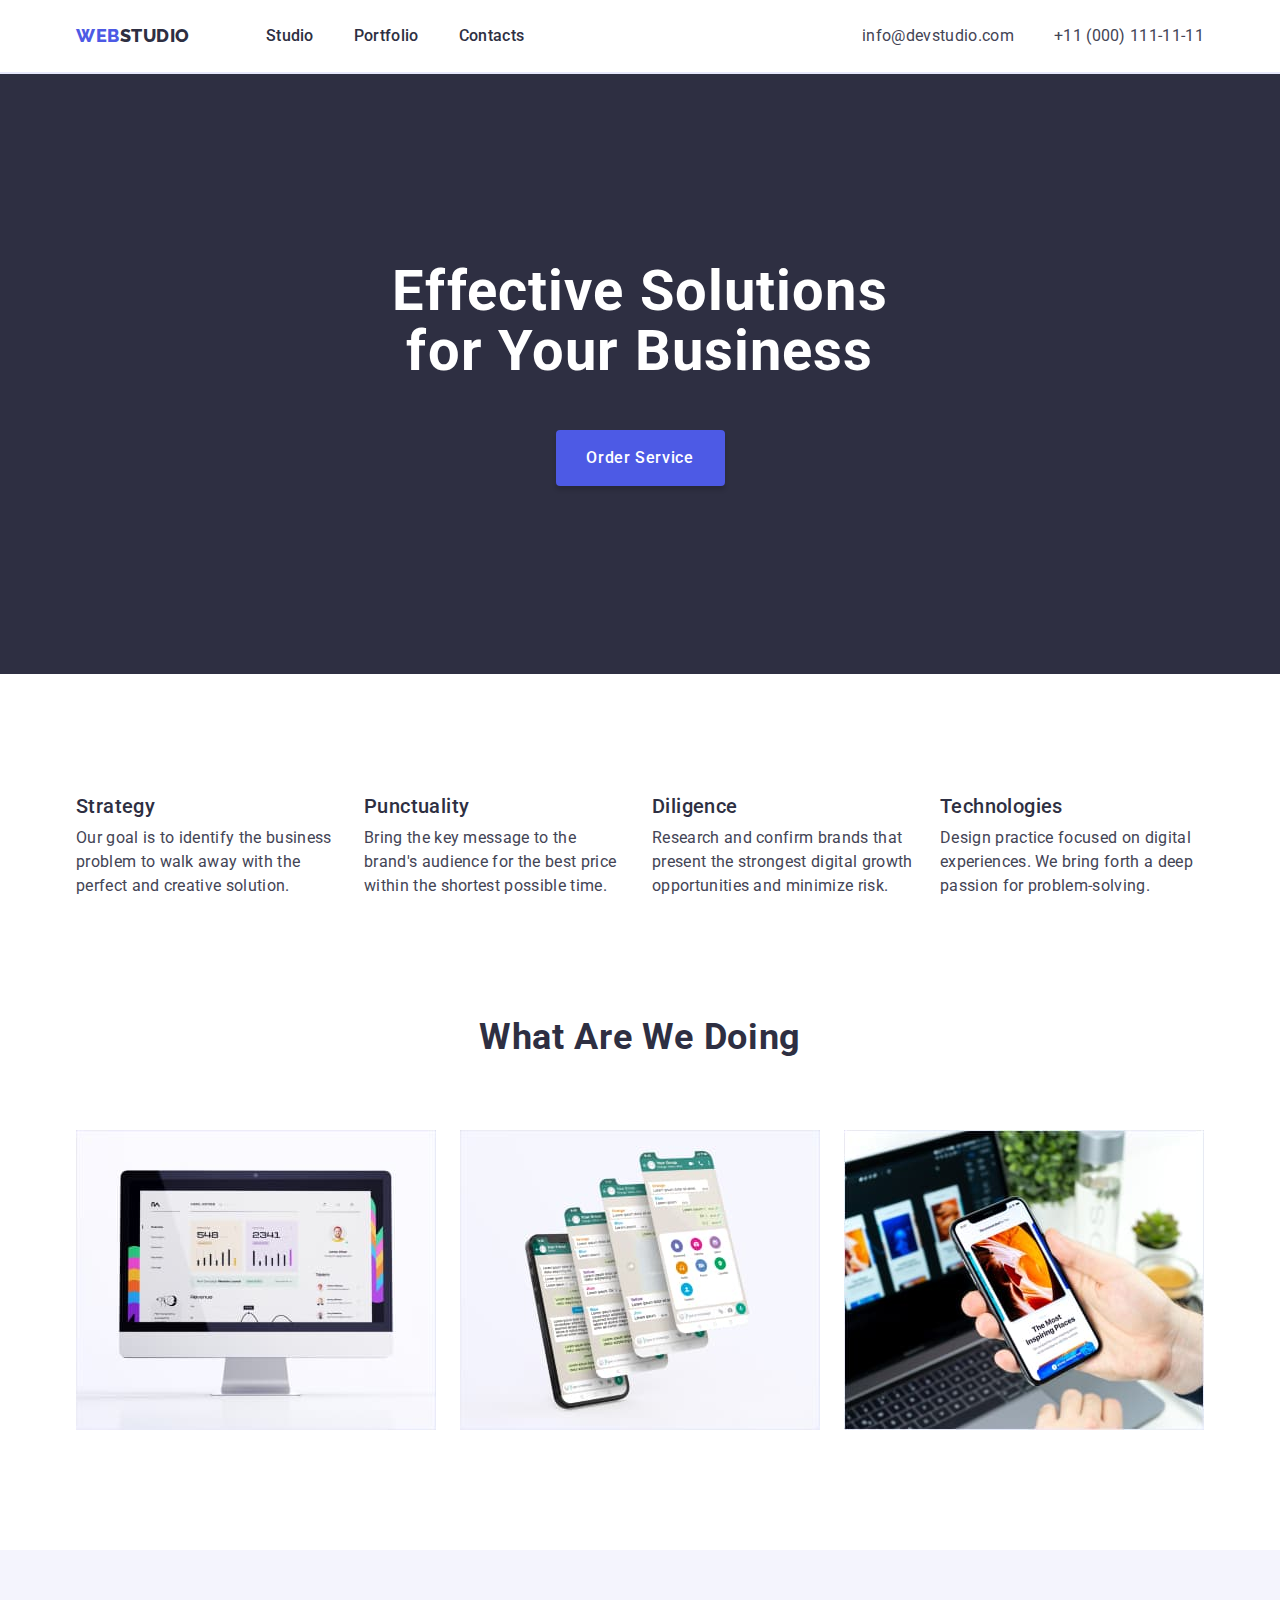
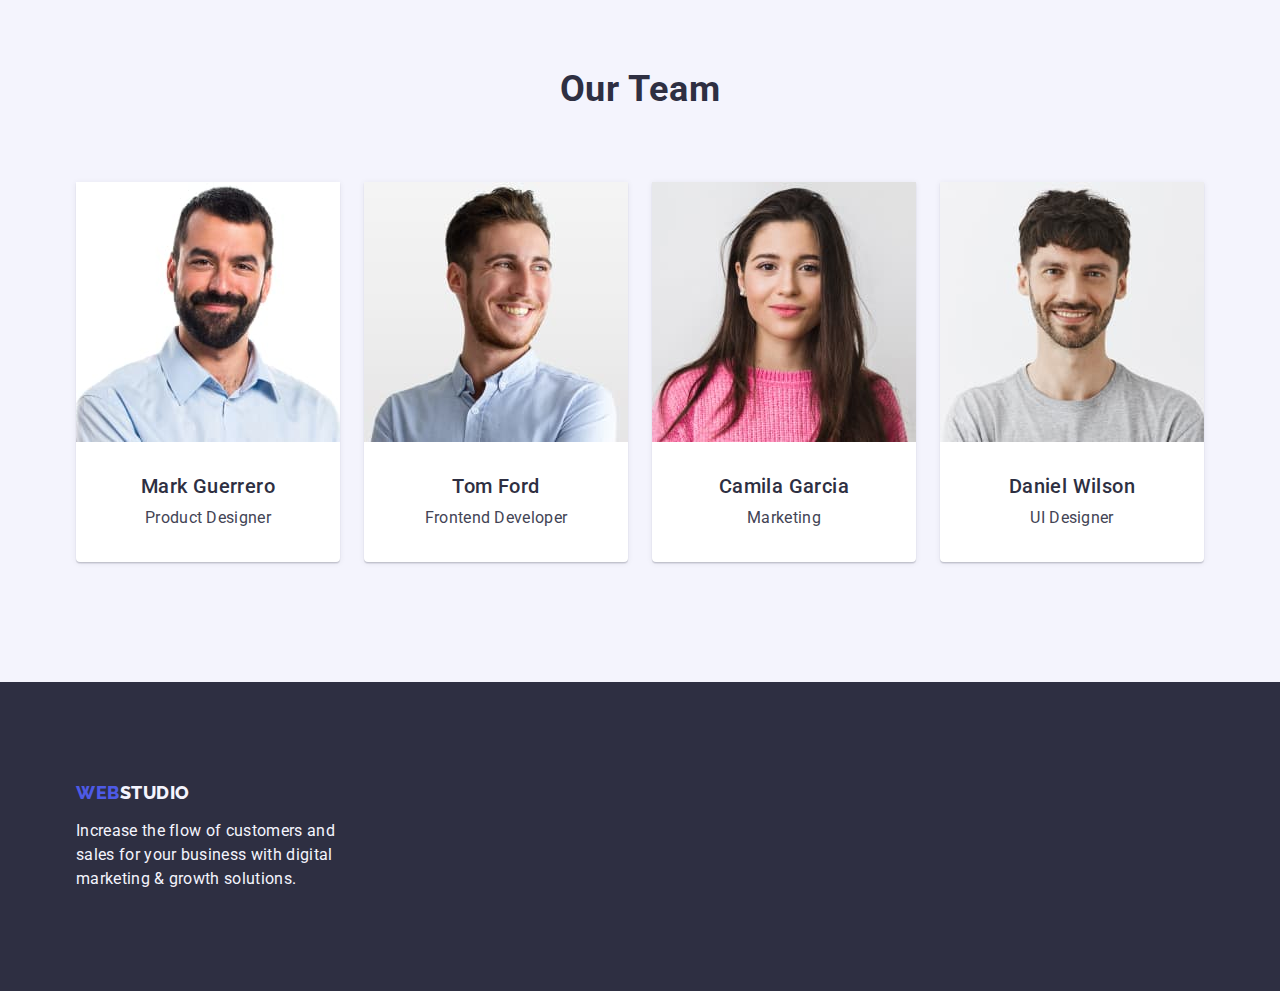
<file: index.html>
<!DOCTYPE html>
<html lang="en">
  <head>
    <meta charset="UTF-8" />
    <meta http-equiv="X-UA-Compatible" content="IE=edge" />
    <meta name="viewport" content="width=device-width, initial-scale=1.0" />
    <title>WebStudio</title>

    <link rel="preconnect" href="https://fonts.googleapis.com" />
    <link rel="preconnect" href="https://fonts.gstatic.com" crossorigin />
    <link
      href="https://fonts.googleapis.com/css2?family=Raleway:wght@800&family=Roboto:wght@400;500;700;900&display=swap"
      rel="stylesheet"
    />

    <link
      rel="stylesheet"
      href="https://cdnjs.cloudflare.com/ajax/libs/modern-normalize/1.1.0/modern-normalize.css"
      integrity="sha512-Y0MM+V6ymRKN2zStTqzQ227DWhhp4Mzdo6gnlRnuaNCbc+YN/ZH0sBCLTM4M0oSy9c9VKiCvd4Jk44aCLrNS5Q=="
      crossorigin="anonymous"
      referrerpolicy="no-referrer"
    />

    <link rel="stylesheet" href="./css/styles.css" />
  </head>
  <body>
    <header class="header">
      <div class="container header-container">
        <nav class="header-nav">
          <a class="logo link" href="./index.html">
            Web<span class="logo-span">Studio</span></a
          >
          <ul class="header-nav-list list">
            <li class="header-nav-items">
              <a class="header-nav-link link" href="./index.html">Studio</a>
            </li>
            <li class="header-nav-items">
              <a class="header-nav-link link" href="./portfolio.html"
                >Portfolio</a
              >
            </li>
            <li class="header-nav-items">
              <a class="header-nav-link link" href="">Contacts</a>
            </li>
          </ul>
        </nav>
        <address class="header-contact">
          <ul class="header-contact-list list">
            <li class="header-contact-item">
              <a
                class="header-contact-link link"
                href="mailto:info@devstudio.com"
                >info@devstudio.com</a
              >
            </li>
            <li class="header-contact-item">
              <a class="header-contact-link link" href="tel:+110001111111"
                >+11 (000) 111-11-11</a
              >
            </li>
          </ul>
        </address>
      </div>
    </header>
    <main>
      <!-- Hero image -->

      <section class="hero">
        <div class="container hero-container">
          <h1 class="hero-title">Effective Solutions for Your Business</h1>
          <button class="hero-button button" type="button">
            Order Service
          </button>
        </div>
      </section>

      <!-- 1-t section -->

      <section class="technology section">
        <div class="container">
          <h2 class="visually-hidden">approach</h2>
          <ul class="technology-list list">
            <li class="technology-list-items">
              <h3 class="technology-items-name">Strategy</h3>
              <p class="technology-items-content">
                Our goal is to identify the business problem to walk away with
                the perfect and creative solution.
              </p>
            </li>
            <li class="technology-list-items list">
              <h3 class="technology-items-name">Punctuality</h3>
              <p class="technology-items-content">
                Bring the key message to the brand's audience for the best price
                within the shortest possible time.
              </p>
            </li>
            <li class="technology-list-items list">
              <h3 class="technology-items-name">Diligence</h3>
              <p class="technology-items-content">
                Research and confirm brands that present the strongest digital
                growth opportunities and minimize risk.
              </p>
            </li>
            <li class="technology-list-items list">
              <h3 class="technology-items-name">Technologies</h3>
              <p class="technology-items-content">
                Design practice focused on digital experiences. We bring forth a
                deep passion for problem-solving.
              </p>
            </li>
          </ul>
        </div>
      </section>

      <!-- 2-d Section -->

      <section class="product section">
        <div class="container">
          <h2 class="product-title">What are we doing</h2>
          <ul class="product-list list">
            <li class="product-list-items">
              <img
                class="product-images"
                src="./images/monitor.jpg"
                alt="monitor"
                width="360"
                height="300"
              />
            </li>
            <li class="product-list-items">
              <img
                class="product-images"
                src="./images/menu.jpg"
                alt="menu in phone"
                width="360"
                height="300"
              />
            </li>
            <li class="product-list-items">
              <img
                class="product-images"
                src="./images/phone.jpg"
                alt="phone"
                width="360"
                height="300"
              />
            </li>
          </ul>
        </div>
      </section>

      <!-- 3-d Section -->

      <section class="team section">
        <div class="container">
          <h2 class="team-title">Our Team</h2>
          <ul class="team-list list">
            <li class="team-list-items">
              <img
                class="team-item-photo"
                src="./images/mark-guerrero.jpg"
                alt="Mark Guerrero"
              />
              <h3 class="team-person-name">Mark Guerrero</h3>
              <p class="team-person-job">Product Designer</p>
            </li>
            <li class="team-list-items">
              <img
                class="team-item-photo"
                src="./images/tom-ford.jpg"
                alt="Tom Ford"
              />
              <h3 class="team-person-name">Tom Ford</h3>
              <p class="team-person-job">Frontend Developer</p>
            </li>
            <li class="team-list-items">
              <img
                class="team-item-photo"
                src="./images/camila-garcia.jpg"
                alt="Camila Garcia"
              />
              <h3 class="team-person-name">Camila Garcia</h3>
              <p class="team-person-job">Marketing</p>
            </li>
            <li class="team-list-items">
              <img
                class="team-item-photo"
                src="./images/daniel-wilson.jpg"
                alt="Daniel Wilson"
                width="264"
              />
              <h3 class="team-person-name">Daniel Wilson</h3>
              <p class="team-person-job">UI Designer</p>
            </li>
          </ul>
        </div>
      </section>
    </main>

    <!-- Footer -->

    <footer class="footer">
      <div class="container">
        <a class="logo-footer link" href="./index.html"
          >Web<span class="footer-span">Studio</span></a
        >
        <p class="footer-content">
          Increase the flow of customers and sales for your business with
          digital marketing & growth solutions.
        </p>
      </div>
    </footer>
  </body>
</html>
</file>
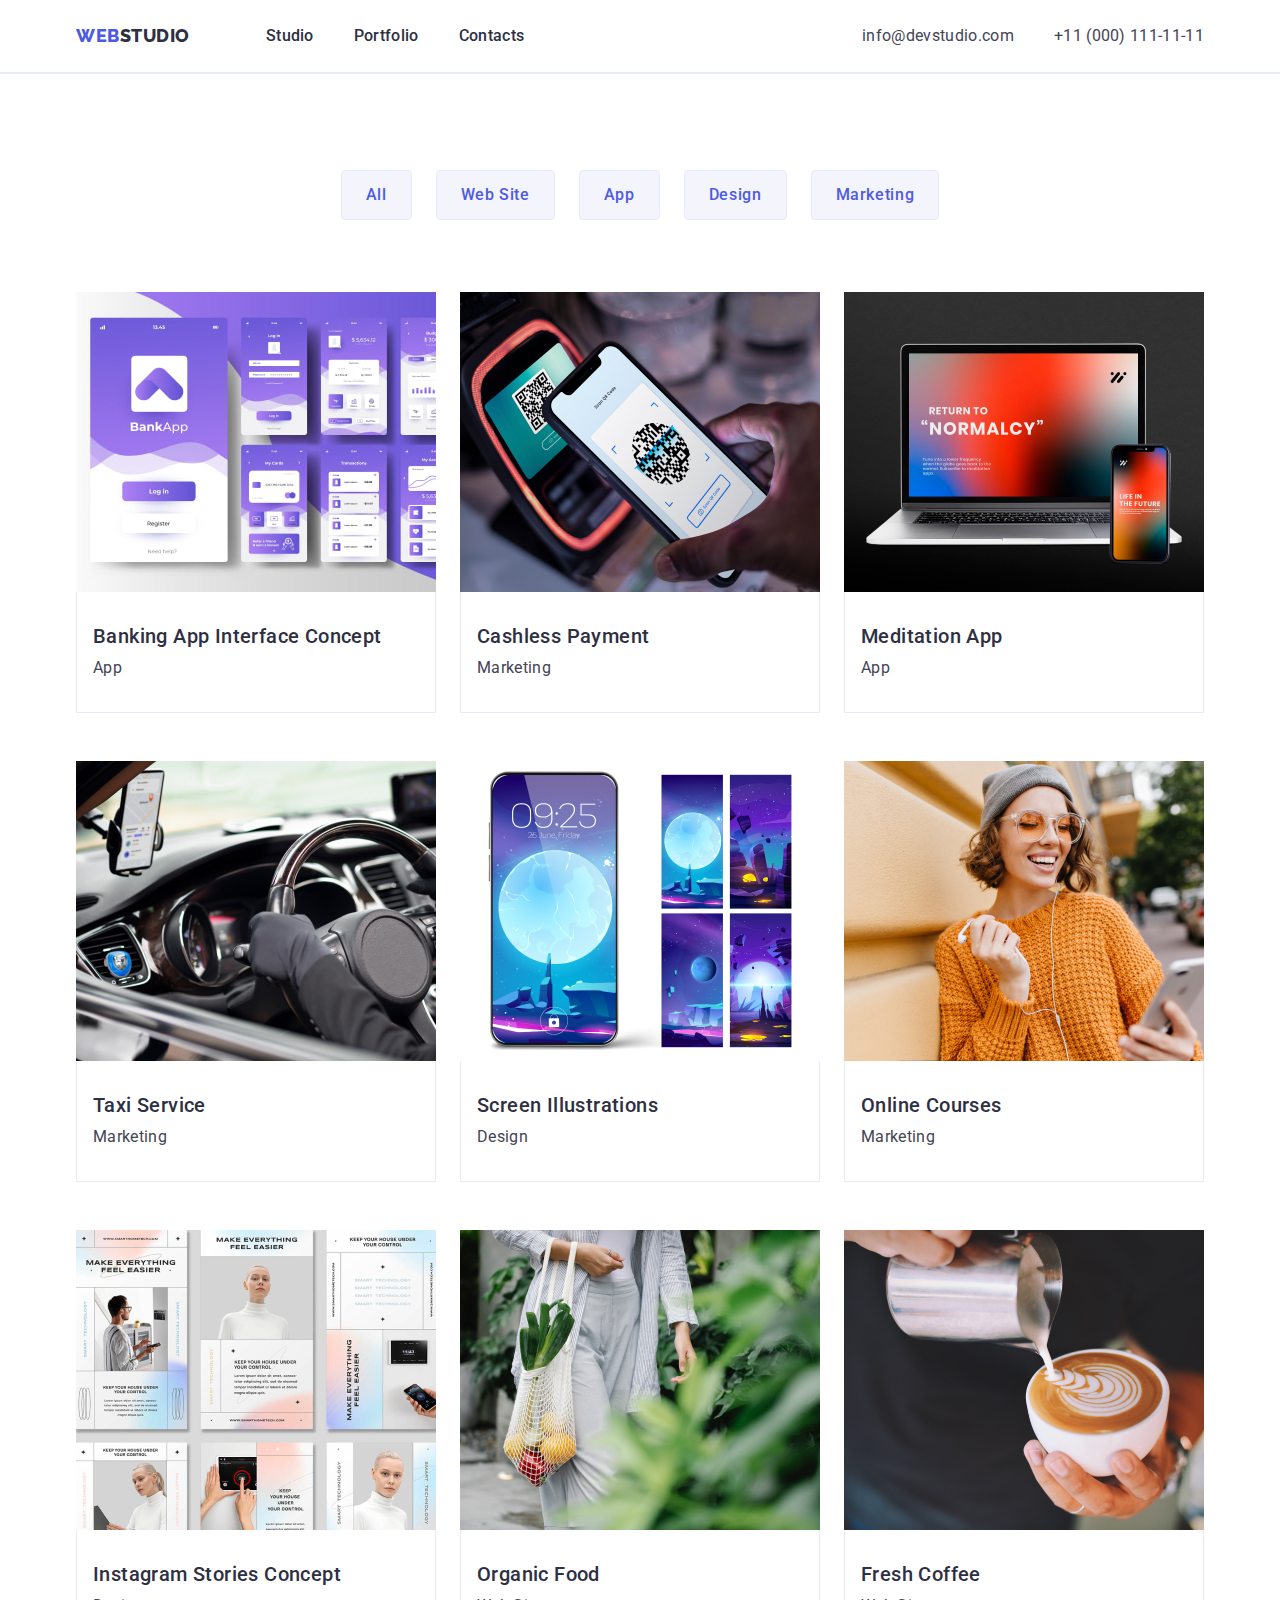
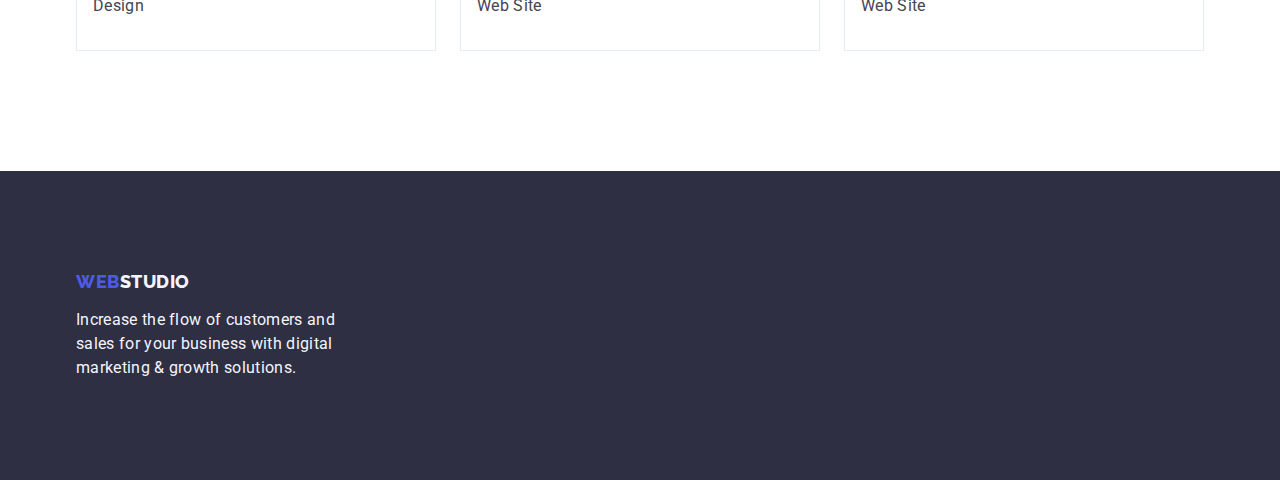
<file: portfolio.html>
<!DOCTYPE html>
<html lang="en">
  <head>
    <meta charset="UTF-8" />
    <meta http-equiv="X-UA-Compatible" content="IE=edge" />
    <meta name="viewport" content="width=device-width, initial-scale=1.0" />
    <title>WebStudio</title>

    <link rel="preconnect" href="https://fonts.googleapis.com" />
    <link rel="preconnect" href="https://fonts.gstatic.com" crossorigin />
    <link
      href="https://fonts.googleapis.com/css2?family=Raleway:wght@800&family=Roboto:wght@400;500;700;900&display=swap"
      rel="stylesheet"
    />

    <link
      rel="stylesheet"
      href="https://cdnjs.cloudflare.com/ajax/libs/modern-normalize/1.1.0/modern-normalize.css"
      integrity="sha512-Y0MM+V6ymRKN2zStTqzQ227DWhhp4Mzdo6gnlRnuaNCbc+YN/ZH0sBCLTM4M0oSy9c9VKiCvd4Jk44aCLrNS5Q=="
      crossorigin="anonymous"
      referrerpolicy="no-referrer"
    />

    <link rel="stylesheet" href="./css/styles.css" />
  </head>
  <body class="body">
    <header class="header">
      <div class="container header-container">
        <nav class="header-nav">
          <a class="logo link" href="./index.html">
            Web<span class="logo-span">Studio</span></a
          >
          <ul class="header-nav-list list">
            <li class="header-nav-items">
              <a class="header-nav-link link" href="./index.html">Studio</a>
            </li>
            <li class="header-nav-items">
              <a class="header-nav-link link" href="./portfolio.html"
                >Portfolio</a
              >
            </li>
            <li class="header-nav-items">
              <a class="header-nav-link link" href="">Contacts</a>
            </li>
          </ul>
        </nav>
        <address class="header-contact">
          <ul class="header-contact-list list">
            <li class="header-contact-item">
              <a
                class="header-contact-link link"
                href="mailto:info@devstudio.com"
                >info@devstudio.com</a
              >
            </li>
            <li class="header-contact-item">
              <a class="header-contact-link link" href="tel:+110001111111"
                >+11 (000) 111-11-11</a
              >
            </li>
          </ul>
        </address>
      </div>
    </header>

    <!-- Filter or menu-->

    <main>
      <section class="portfolio">
        <div class="container">
          <h1 class="visually-hidden">Portfolio</h1>
          <ul class="buttons-list list">
            <li>
              <button class="buttons-list-name button" type="button">
                All
              </button>
            </li>
            <li>
              <button class="buttons-list-name button" type="button">
                Web Site
              </button>
            </li>
            <li>
              <button class="buttons-list-name button" type="button">
                App
              </button>
            </li>
            <li>
              <button class="buttons-list-name button" type="button">
                Design
              </button>
            </li>
            <li>
              <button class="buttons-list-name button" type="button">
                Marketing
              </button>
            </li>
          </ul>

          <!-- Images Menu-->

          <ul class="works-list list">
            <li class="works-items">
              <a href="" class="link">
                <img
                  class="works-images"
                  src="./images/banking-app.jpg"
                  alt="Banking App Interface Concept"
                />
                <div class="works-content-text">
                  <h2 class="works-image-name">
                    Banking App Interface Concept
                  </h2>
                  <p class="works-image-content">App</p>
                </div>
              </a>
            </li>
            <li class="works-items">
              <a href="" class="link">
                <img
                  class="works-images"
                  src="./images/scan-qrc.jpg"
                  alt="Cashless Payment"
                />
                <div class="works-content-text">
                  <h2 class="works-image-name">Cashless Payment</h2>
                  <p class="works-image-content">Marketing</p>
                </div>
              </a>
            </li>
            <li class="works-items">
              <a href="" class="link">
                <img
                  class="works-images"
                  src="./images/medit-app.jpg"
                  alt="Meditation App"
                />
                <div class="works-content-text">
                  <h2 class="works-image-name">Meditation App</h2>
                  <p class="works-image-content">App</p>
                </div>
              </a>
            </li>
            <li class="works-items">
              <a href="" class="link">
                <img
                  class="works-images"
                  src="./images/taxi-service.jpg"
                  alt="Taxi Service"
                />
                <div class="works-content-text">
                  <h2 class="works-image-name">Taxi Service</h2>
                  <p class="works-image-content">Marketing</p>
                </div>
              </a>
            </li>
            <li class="works-items">
              <a href="" class="link">
                <img
                  class="works-images"
                  src="./images/scr-illust.jpg"
                  alt="Screen Illustrations"
                />
                <div class="works-content-text">
                  <h2 class="works-image-name">Screen Illustrations</h2>
                  <p class="works-image-content">Design</p>
                </div>
              </a>
            </li>
            <li class="works-items">
              <a href="" class="link">
                <img
                  class="works-images"
                  src="./images/online-cour.jpg"
                  alt="Online Courses"
                />
                <div class="works-content-text">
                  <h2 class="works-image-name">Online Courses</h2>
                  <p class="works-image-content">Marketing</p>
                </div>
              </a>
            </li>
            <li class="works-items">
              <a href="" class="link">
                <img
                  class="works-images"
                  src="./images/instagram.jpg"
                  alt="Instagram Stories Concept"
                />
                <div class="works-content-text">
                  <h2 class="works-image-name">Instagram Stories Concept</h2>
                  <p class="works-image-content">Design</p>
                </div>
              </a>
            </li>
            <li class="works-items">
              <a href="" class="link">
                <img
                  class="works-images"
                  src="./images/food.jpg"
                  alt="Organic Food"
                />
                <div class="works-content-text">
                  <h2 class="works-image-name">Organic Food</h2>
                  <p class="works-image-content">Web Site</p>
                </div>
              </a>
            </li>
            <li class="works-items">
              <a href="" class="link">
                <img
                  class="works-images"
                  src="./images/coffee.jpg"
                  alt="Fresh Coffee"
                />
                <div class="works-content-text">
                  <h2 class="works-image-name">Fresh Coffee</h2>
                  <p class="works-image-content">Web Site</p>
                </div>
              </a>
            </li>
          </ul>
        </div>
      </section>
    </main>
    <footer class="footer">
      <div class="container">
        <a class="logo-footer link" href="./index.html"
          >Web<span class="footer-span">Studio</span></a
        >
        <p class="footer-content">
          Increase the flow of customers and sales for your business with
          digital marketing & growth solutions.
        </p>
      </div>
    </footer>
  </body>
</html>
</file>
<file: css/styles.css>
:root {
  --navy-blue: #2e2f42;
  --slate: #434455;
  --white: #ffffff;
  --cornflower: #e7e9fc;
  --iris: #4d5ae5;
  --ocean: #404bbf;
  --cloud: #f4f4fd;
}

p,
h1,
h2,
h3,
h4,
h5,
h6 {
  margin: 0;
}

ul {
  margin: 0;
  padding-left: 0;
}

img {
  display: block;
}

body {
  font-family: "Roboto", sans-serif;
  color: var(--slate);
  background-color: var(--white);
}

.button {
  cursor: pointer;
}

.link {
  text-decoration: none;
}

.link:hover,
.link:focus {
  color: var(--ocean);
}

.list {
  list-style: none;
}

.container {
  width: 1158px;
  padding-left: 15px;
  padding-right: 15px;
  margin: 0 auto;
}

.section {
  padding-bottom: 120px;
  padding-top: 120px;
}

.visually-hidden {
  position: absolute;
  width: 1px;
  height: 1px;
  margin: -1px;
  border: 0;
  padding: 0;
  white-space: nowrap;
  clip-path: inset(100%);
  clip: rect(0 0 0 0);
  overflow: hidden;
}

/*-------------------------- Header --------------------------*/

.header {
  padding-top: 24px;
  padding-bottom: 24px;
  border-bottom: 2px solid var(--cornflower);
}

.header-container {
  display: flex;
}

.header-nav {
  display: flex;
  align-items: center;
  margin-right: auto;
}

.logo {
  font-family: "Raleway", sans-serif;
  font-weight: 800;
  font-size: 18px;
  line-height: 1.17;
  letter-spacing: 0.03em;
  text-transform: uppercase;
  color: var(--iris);
}

.logo-span {
  color: var(--navy-blue);
}

.header-nav-list {
  display: flex;
  gap: 40px;
  margin-left: 76px;
}

/* .header-nav-items {
} */

.header-nav-link {
  font-weight: 500;
  font-size: 16px;
  line-height: 1.5;
  letter-spacing: 0.02em;
  color: var(--navy-blue);
}

.header-contact {
  font-style: normal;
}

.header-contact-list {
  display: flex;
  align-items: center;
  gap: 40px;
}

/* .header-contact-item {
} */

.header-contact-link {
  font-size: 16px;
  line-height: 1.5;
  letter-spacing: 0.02em;
  color: var(--slate);
}

/*-------------------------- Hero image --------------------------*/

.hero {
  background-color: var(--navy-blue);
  padding: 188px 0;
}

.hero-container {
  display: flex;
  align-items: center;
  flex-direction: column;
}

.hero-title {
  width: 496px;
  font-weight: 700;
  font-size: 56px;
  line-height: 1.07;
  text-align: center;
  letter-spacing: 0.02em;
  color: var(--white);
}
.hero-button {
  font-family: "Roboto", sans-serif;
  width: 169px;
  height: 56px;
  background-color: var(--iris);
  box-shadow: 0px 4px 4px rgba(0, 0, 0, 0.15);
  border-radius: 4px;
  margin-top: 48px;
  border: none;

  font-weight: 500;
  font-size: 16px;
  line-height: 1.5;
  letter-spacing: 0.04em;
  color: var(--white);
}

.hero-button:focus,
.hero-button:hover {
  background-color: var(--ocean);
}

/*-------------------------- Technology list --------------------------*/

/* .technology {
} */

/* .technology-title{
 } */

.technology-list {
  display: flex;
  align-items: center;
  gap: 24px;
}

.technology-list-items {
  width: 264px;
}
.technology-items-name {
  font-weight: 500;
  font-size: 20px;
  line-height: 1.2;
  letter-spacing: 0.02em;
  color: var(--navy-blue);
  margin-bottom: 8px;
}
.technology-items-content {
  font-size: 16px;
  line-height: 1.5;
  letter-spacing: 0.02em;
  color: var(--slate);
}

/*-------------------------- Product list ---------------------------*/

.product {
  padding-top: 0;
}

.product-title {
  font-weight: 700;
  font-size: 36px;
  line-height: 1.11;
  text-align: center;
  letter-spacing: 0.02em;
  text-transform: capitalize;
  color: var(--navy-blue);
  margin-bottom: 72px;
}

.product-list {
  display: flex;
  align-items: center;
  gap: 24px;
}

/* .product-list-items {
} */

/* .product-images {
} */

/*-------------------------- Team --------------------------*/

.team {
  background: var(--cloud);
}
.team-title {
  font-weight: 700;
  font-size: 36px;
  line-height: 1.11;
  text-align: center;
  letter-spacing: 0.02em;
  text-transform: capitalize;
  color: var(--navy-blue);
  margin-bottom: 72px;
}

.team-list {
  display: flex;
  gap: 24px;
}

.team-list-items {
  background: var(--white);
  box-shadow: 0px 1px 6px rgba(46, 47, 66, 0.08),
    0px 1px 1px rgba(46, 47, 66, 0.16), 0px 2px 1px rgba(46, 47, 66, 0.08);
  border-radius: 0px 0px 4px 4px;
  width: calc((100% - 72px) / 4);
  padding-bottom: 32px;
}

.team-item-photo {
  width: 264px;
  height: 260px;
  margin-bottom: 32px;
}

.team-person-name {
  font-weight: 500;
  font-size: 20px;
  line-height: 1.2;
  text-align: center;
  letter-spacing: 0.02em;
  color: var(--navy-blue);
  margin-bottom: 8px;
}

.team-person-job {
  font-weight: 400;
  font-size: 16px;
  line-height: 1.5;
  text-align: center;
  letter-spacing: 0.02em;
  color: var(--slate);
}

/*-------------------------- Footer --------------------------*/

.footer {
  background: var(--navy-blue);
  padding-top: 100px;
  padding-bottom: 100px;
}

.logo-footer {
  font-family: "Raleway", sans-serif;
  font-weight: 800;
  font-size: 18px;
  line-height: 1.17;
  align-items: center;
  letter-spacing: 0.03em;
  color: var(--iris);
  text-transform: uppercase;
}

.footer-span {
  color: var(--cloud);
}

.footer-content {
  width: 264px;
  font-size: 16px;
  line-height: 1.5;
  letter-spacing: 0.02em;
  color: var(--cloud);
  margin-top: 16px;
}

/*-------------------------- Portfolio page --------------------------*/

.portfolio {
  padding-top: 96px;
  padding-bottom: 120px;
}

.buttons-list {
  margin-bottom: 72px;
  display: flex;
  justify-content: center;
  gap: 24px;
}

.buttons-list-name:hover,
.buttons-list-name:focus {
  color: var(--white);
  background: var(--ocean);
  box-shadow: 0px 3px 1px rgba(0, 0, 0, 0.1), 0px 2px 1px rgba(0, 0, 0, 0.08),
    0px 2px 2px rgba(0, 0, 0, 0.12);
  border-color: transparent;
}

.buttons-list-name {
  font-family: "Roboto", sans-serif;
  font-weight: 500;
  font-size: 16px;
  line-height: 24px;
  text-align: center;
  letter-spacing: 0.04em;
  color: var(--iris);
  background: var(--cloud);
  border-radius: 4px;
  padding: 12px 24px;
  border: 1px solid var(--cornflower);
}

/*-------------------------- Works list --------------------------*/

.works-list {
  display: flex;
  flex-wrap: wrap;
  gap: 48px 24px;
}

.works-list li {
  width: calc((100% - 48px) / 3);
}

.works-items {
  max-width: 360px;
}

.works-content-text {
  border: 1px solid var(--cornflower);
  border-top: none;
  padding: 32px 0 32px 16px;
}

/* .works-images {
} */

.works-image-name {
  font-weight: 500;
  font-size: 20px;
  line-height: 1.2;
  letter-spacing: 0.02em;
  color: var(--navy-blue);
  margin-bottom: 8px;
}
.works-image-content {
  font-size: 16px;
  line-height: 1.5;
  letter-spacing: 0.02em;
  color: var(--slate);
}
</file>
